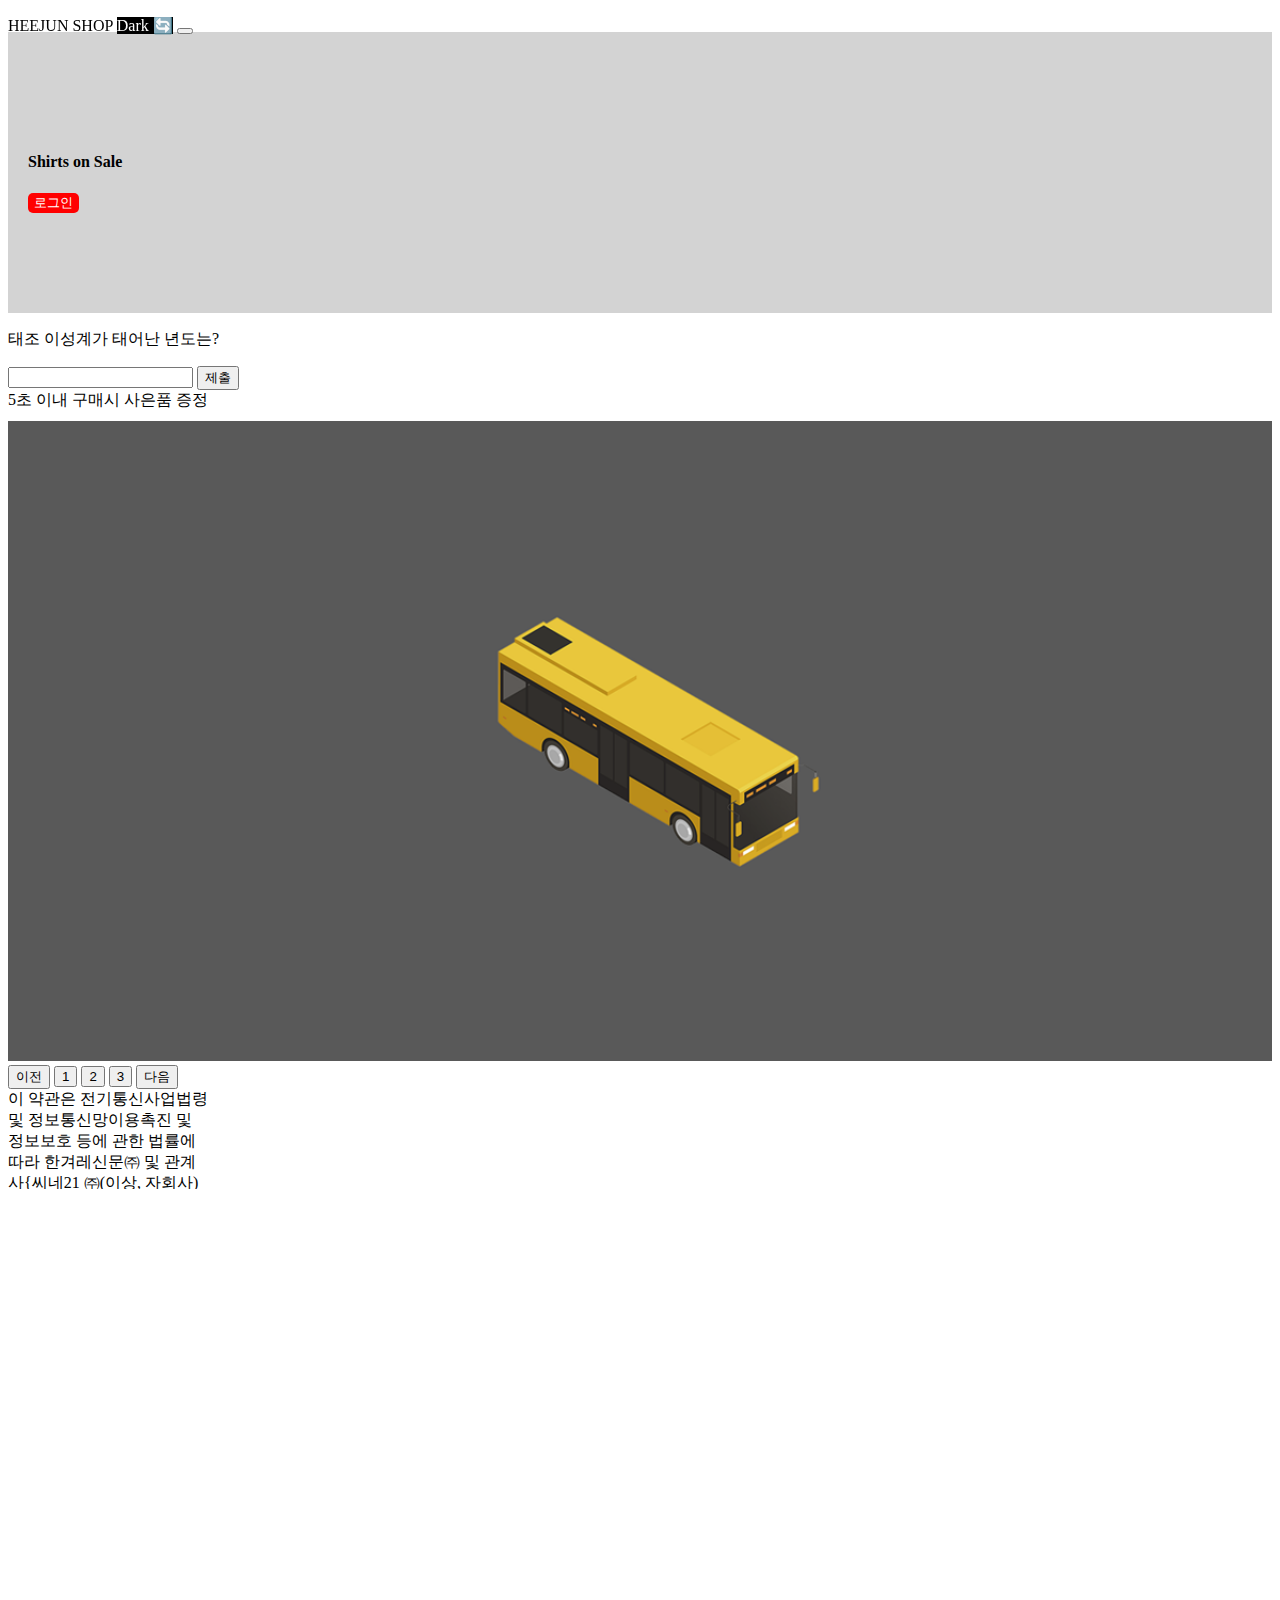
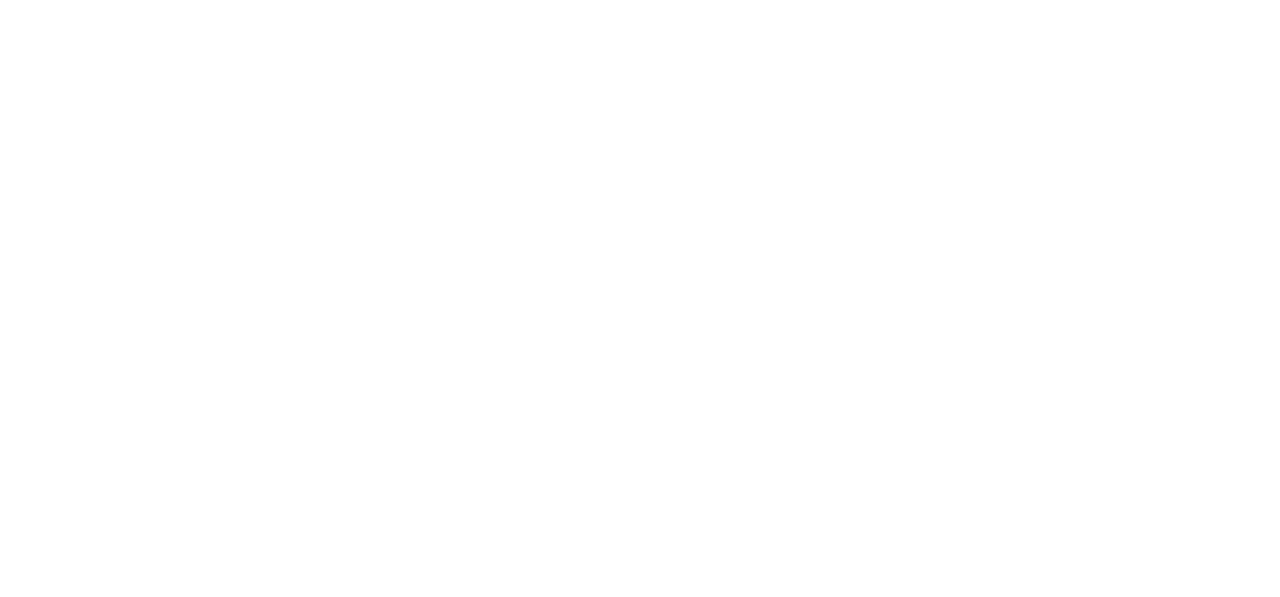
<file: index.html>
<!doctype html>
<html lang="en">
  <head>
    <meta charset="utf-8">
    <meta name="viewport" content="width=device-width, initial-scale=1">
    <title>Bootstrap demo</title>
    <link href="https://cdn.jsdelivr.net/npm/bootstrap@5.3.2/dist/css/bootstrap.min.css" rel="stylesheet" integrity="sha384-T3c6CoIi6uLrA9TneNEoa7RxnatzjcDSCmG1MXxSR1GAsXEV/Dwwykc2MPK8M2HN" crossorigin="anonymous">
    <link rel="stylesheet" href="main.css">
    <script src="https://code.jquery.com/jquery-3.7.1.min.js" integrity="sha256-/JqT3SQfawRcv/BIHPThkBvs0OEvtFFmqPF/lYI/Cxo=" crossorigin="anonymous"></script>
  </head>
  <body>
    
    <nav class="navbar navbar-light bg-light">
        <div class="container-fluid">

          <span class="navbar-brand">HEEJUN SHOP</span>

          <span class="badge">Dark 🔄</span>

          <button class="navbar-toggler" type="button">
            <span class="navbar-toggler-icon"></span>
          </button>
        </div>
      </nav> 
      <script>

      $(window).on('scroll', function(){
       var 스크롤양1 = window.scrollY;
        if(스크롤양1 > 100){
          $('.navbar-brand').css('font-size','15px')
        } else{
          $('.navbar-brand').css('font-size','30px')
        }
      });









        var count = 0;

        $('.badge').on('click', function(){
          count++;
          if(count % 2 != 0){
            $('.badge').css('color', 'black');
            $('.badge').css('background-color', 'white');
            
          }
          else{
            $('.badge').css('color', 'white');
            $('.badge').css('background-color', 'black');
            }});



        // badge클릭시 클릭횟수가 홀수면 light, 짝수면 dark
        

      </script>



      <ul class="list-group">
        <li class="list-group-item">An item</li>
        <li class="list-group-item">A second item</li>
        <li class="list-group-item">A third item</li>
        <li class="list-group-item">A fourth item</li>
        <li class="list-group-item">And a fifth one</li>
      </ul>

<div class="main-bg">
  <h4>Shirts on Sale</h4>
  <button class="login">
    로그인
  </button>
</div>



<script>
    $('.navbar-toggler').on('click', function(){
        $('.list-group').toggleClass('show');
    })
</script>



<div class="black-bg">
    <div class="white-bg">
      <h4>로그인하세요</h4>
      <form action="success.html">
        <div class="my-3">
          <input type="text" class="form-control" id="email">
         </div>
         <div class="my-3">
           <input type="password" class="form-control" id="password">
         </div>
         <button type="submit" class="btn btn-primary" id="send">전송</button>
         <button type="button" btn-danger id="close">닫기</button>
      </form> 
      
    </div>
  </div> 

<script>

// $('#email').on('input',function(){
//   console.log('123')
// });


  // 전송버튼 클릭 -> input에 입력한 값이 공백이면 알림창

  $('#send').on('click', function(){
  if ($('#email').val() == '') {
    alert('아이디를 입력하세요.');
  } else if ($('#password').val().length < 6) {
    alert('비밀번호를 6자 이상 입력하세요.');
  } else if ($('#password').val() == '') {
    alert('비밀번호를 입력하세요.');
  } else if (!/\S+@\S+\.\S+/.test($('#email').val())) {
    alert('올바른 이메일 형식으로 입력하세요.');
  } else if (!/[A-Z]/.test($('#password').val())) {
    alert('대문자를 포함하세요.');
    }
});





function 삼육구게임(a) {
  if(a%9 == 0){
    console.log('박수박수')
  } else if(a%3 == 0){
    console.log('박수')
  } else {console.log('통과')}
}

function 합격(a, b){
  if(a > 100  || b > 100){
    alert('장난 ㄴ')
  }
  else if((a>40 && b>40) && (a+b>=120)){
    console.log('합격')
  } 
   
  else{
    console.log('불합격')
  }
}



</script>



<script>

$('.login').on('click',function(){
    $('.black-bg').css('visibility','visible')
    $('.black-bg').css('opacity','1')
})
$('#close').on('click',function(){
    $('.black-bg').css('visibility','hidden')
    $('.black-bg').css('opacity','0')
})

$('.black-bg').on('click', function(e){
  // e.target; // 유저가 실제로 누른 것
  // console.log('e.target')
  // e.currentTarget; // 이벤트리스너 달린 곳
  // this;
  // e.preventDefault(); // 이벤트 기본동작 막아줌
  // e.stopImmediatePropagation(); // 상위요소로 이벤트 버블링 막아줌
console.log(e.target);
console.log($('.black-bg')); //jquery는 다름.
console.log(document.querySelector('.black-bg'));

  if(e.target == document.querySelector('.black-bg')){
    $('.black-bg').css('visibility','hidden')
    $('.black-bg').css('opacity','0')
  }

        });
</script>

<script>


var first = 360;

function 리필(first){
  총량 = first + (first*2/3) + (first *2/3 * 2/3)
  console.log(총량)
}
 





</script>

<p>태조 이성계가 태어난 년도는?</p>
<input type="text" id="answer">
<button id="send-answer">제출</button>


<script>

var count = 0;
var 입력값 = $('#answer').val();

  $('#send-answer').on('click', function(){
    if(입력값 == 1335 ){
      alert('성공!')
    } else if(count < 3 && 입력값 != 1335){
      count +=1;
      alert('땡!')
    } else{
      count +=1;
      alert('멍청이!')
    }
    



  })
</script>

<div class="alert alert-danger">
  <span id="num">5</span>초 이내 구매시 사은품 증정
</div>

<script>

var count = 5;

setInterval(Timer, 1000);

function Timer(){
  count -= 1;
  if( count >= 0 ){    
    $('#num').html(count);
    
  } else{
    setTimeout(function(){ 
     $('.alert').hide();
     }, 1000);
  }
  
  }


</script>

<div style="overflow: hidden; margin-top: 10px;">
  <div class="slide-container">
    <div class="slide-box">
      <img src="car1.png">
     </div>
    <div class="slide-box">
      <img src="car2.png">
    </div>
    <div class="slide-box">
      <img src="car3.png">
   </div>
  </div>
</div>
<button class="back">이전</button>
<button class="slide-1">1</button>
<button class="slide-2">2</button>
<button class="slide-3">3</button>
<button class="next">다음</button>

<script>
  var count = 0;

  $('.slide-1').on('click', function(){
    count = 0;
    $('.slide-container').css('transform', 'translateX(' + count + 'vw)');
  });

  $('.slide-2').on('click', function(){
    count = -100;
    $('.slide-container').css('transform', 'translateX(' + count + 'vw)');
  });

  $('.slide-3').on('click', function(){
    count = -200;
    $('.slide-container').css('transform', 'translateX(' + count + 'vw)');
  });

  $('.next').on('click', function(){
    count -= 100;
    $('.slide-container').css('transform', 'translateX(' + count + 'vw)');
  });

  $('.back').on('click', function(){
    count += 100;
    $('.slide-container').css('transform', 'translateX(' + count + 'vw)');
  });


  // 함수에 분과 초를 차례로 파라미터로 입력하면 ms단위로 바꿔서 뱉어주는 함수를 만들어봅시다.

function clock(m,s){
  var ms = (m*60 + s)*1000
  return ms;
}

</script>

<div class="lorem" style="width: 200px; height: 100px; overflow-y: scroll;"> 이 약관은 전기통신사업법령 및 정보통신망이용촉진 및 정보보호 등에 관한 법률에 따라 한겨레신문㈜ 및 관계사{씨네21 ㈜(이상, 자회사) ㈜한겨레플러스(이상, 제휴사)} (이하 `회사`)에서 제공하는 모든 서비스(이하 `서비스`)의 이용절차,조건등 서비스 이용과 관련한 회사와 회원의 권리 및 의무에 관련된 사항을 규정함을 목적으로 합니다.
</div>

<!-- div의 스크롤바 내린 양 + 눈에 보이는 div 높이 == div 실제 높이 -->
<script>



$('.lorem').on('scroll', function(){
  var 스크롤양 = document.querySelector('.lorem').scrollTop;
  var 실제높이 = document.querySelector('.lorem').scrollHeight;
  console.log(스크롤양, 실제높이)
  if(스크롤양+105 == 실제높이){
    alert('동의하쉴?')
  }

})

</script>








<div style="height: 1000px;"></div>

























    <script src="https://cdn.jsdelivr.net/npm/bootstrap@5.3.2/dist/js/bootstrap.bundle.min.js" integrity="sha384-C6RzsynM9kWDrMNeT87bh95OGNyZPhcTNXj1NW7RuBCsyN/o0jlpcV8Qyq46cDfL" crossorigin="anonymous"></script>



  </body>
</html>
</file>
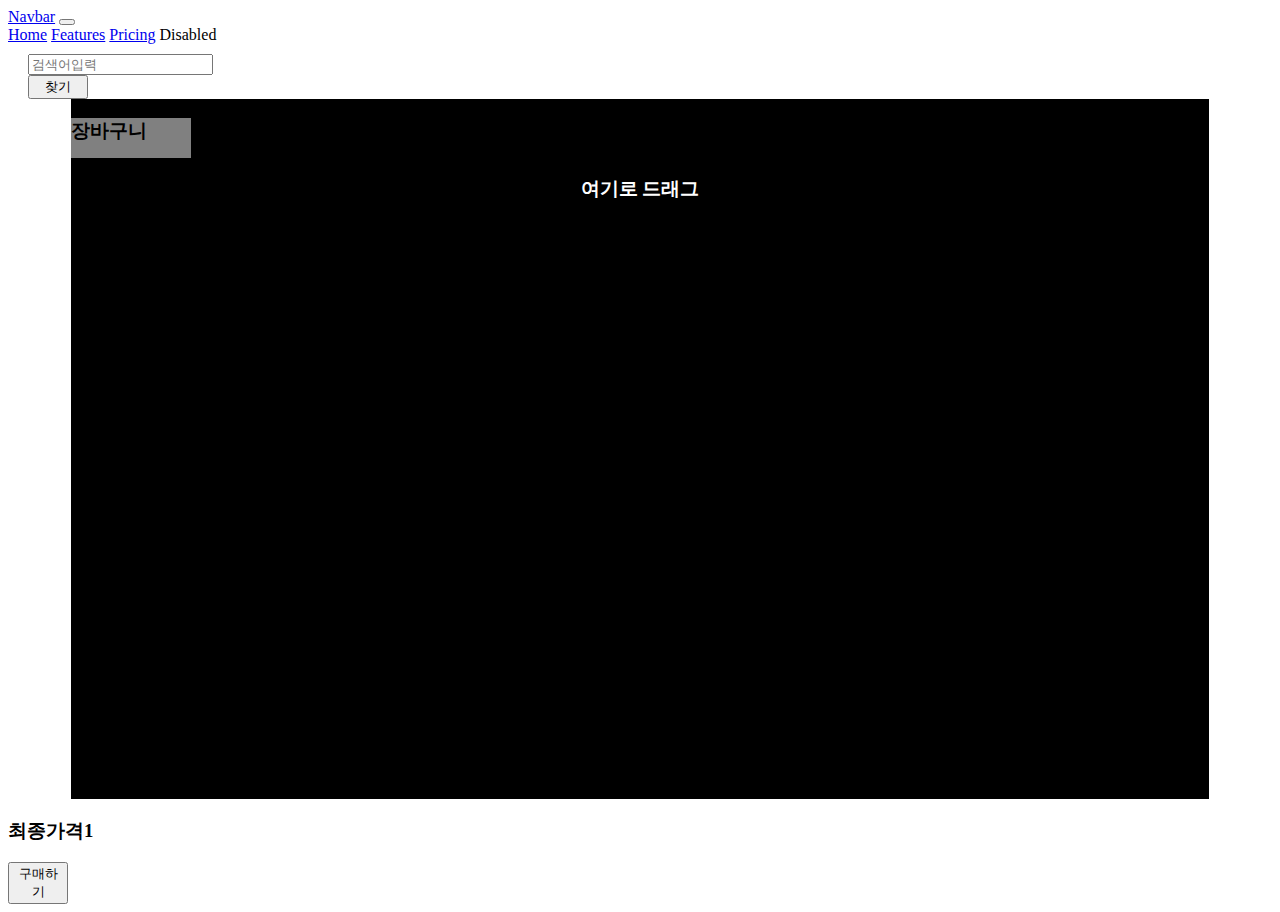
<file: js 프로젝트/index.html>
<!DOCTYPE html>
<html lang="en">
<head>
    <meta charset="UTF-8">
    <meta name="viewport" content="width=device-width, initial-scale=1.0">
    <title>Document</title>
    <link rel="stylesheet" href="main.css">
    <script src="https://code.jquery.com/jquery-3.7.1.min.js" integrity="sha256-/JqT3SQfawRcv/BIHPThkBvs0OEvtFFmqPF/lYI/Cxo=" crossorigin="anonymous"></script>
    <link href="https://cdn.jsdelivr.net/npm/bootstrap@5.3.2/dist/css/bootstrap.min.css" rel="stylesheet" integrity="sha384-T3c6CoIi6uLrA9TneNEoa7RxnatzjcDSCmG1MXxSR1GAsXEV/Dwwykc2MPK8M2HN" crossorigin="anonymous">
</head>
<body>
    
    <nav class="navbar navbar-expand-lg bg-body-tertiary">
        <div class="container-fluid">
          <a class="navbar-brand" href="#">Navbar</a>
          <button class="navbar-toggler" type="button" data-bs-toggle="collapse" data-bs-target="#navbarNavAltMarkup" aria-controls="navbarNavAltMarkup" aria-expanded="false" aria-label="Toggle navigation">
            <span class="navbar-toggler-icon"></span>
          </button>
          <div class="collapse navbar-collapse" id="navbarNavAltMarkup">
            <div class="navbar-nav">
              <a class="nav-link active" aria-current="page" href="#">Home</a>
              <a class="nav-link" href="#">Features</a>
              <a class="nav-link" href="#">Pricing</a>
              <a class="nav-link disabled" aria-disabled="true">Disabled</a>
            </div>
          </div>
        </div>
      </nav>

      <div class="input-group" style="width: 200px;">
        <input type="search" class="form-control rounded" placeholder="검색어입력" aria-label="Search" aria-describedby="search-addon">
        <button type="button" class="btn btn-outline-primary" id="search-btn">찾기</button>
      </div>

<div class="card-box">
</div>


<div class="jang-box-box">
    
    <div class="jang-box">
        <div style="width:120px; height: 40px; background-color: grey;"><h3>장바구니</h3></div>
        <h3 style="color: white; text-align: center;">여기로 드래그</h3>
        <div class="jangbaguni"></div>
</div>
</div>

<div>
  <h3>최종가격1</h3>
  <div></div>
  <button type="button" class="btn btn-dark">구매하기</button>
</div>









































    <script type="text/javascript" src="jsproject.js"></script>
</body>
</html>
</file>
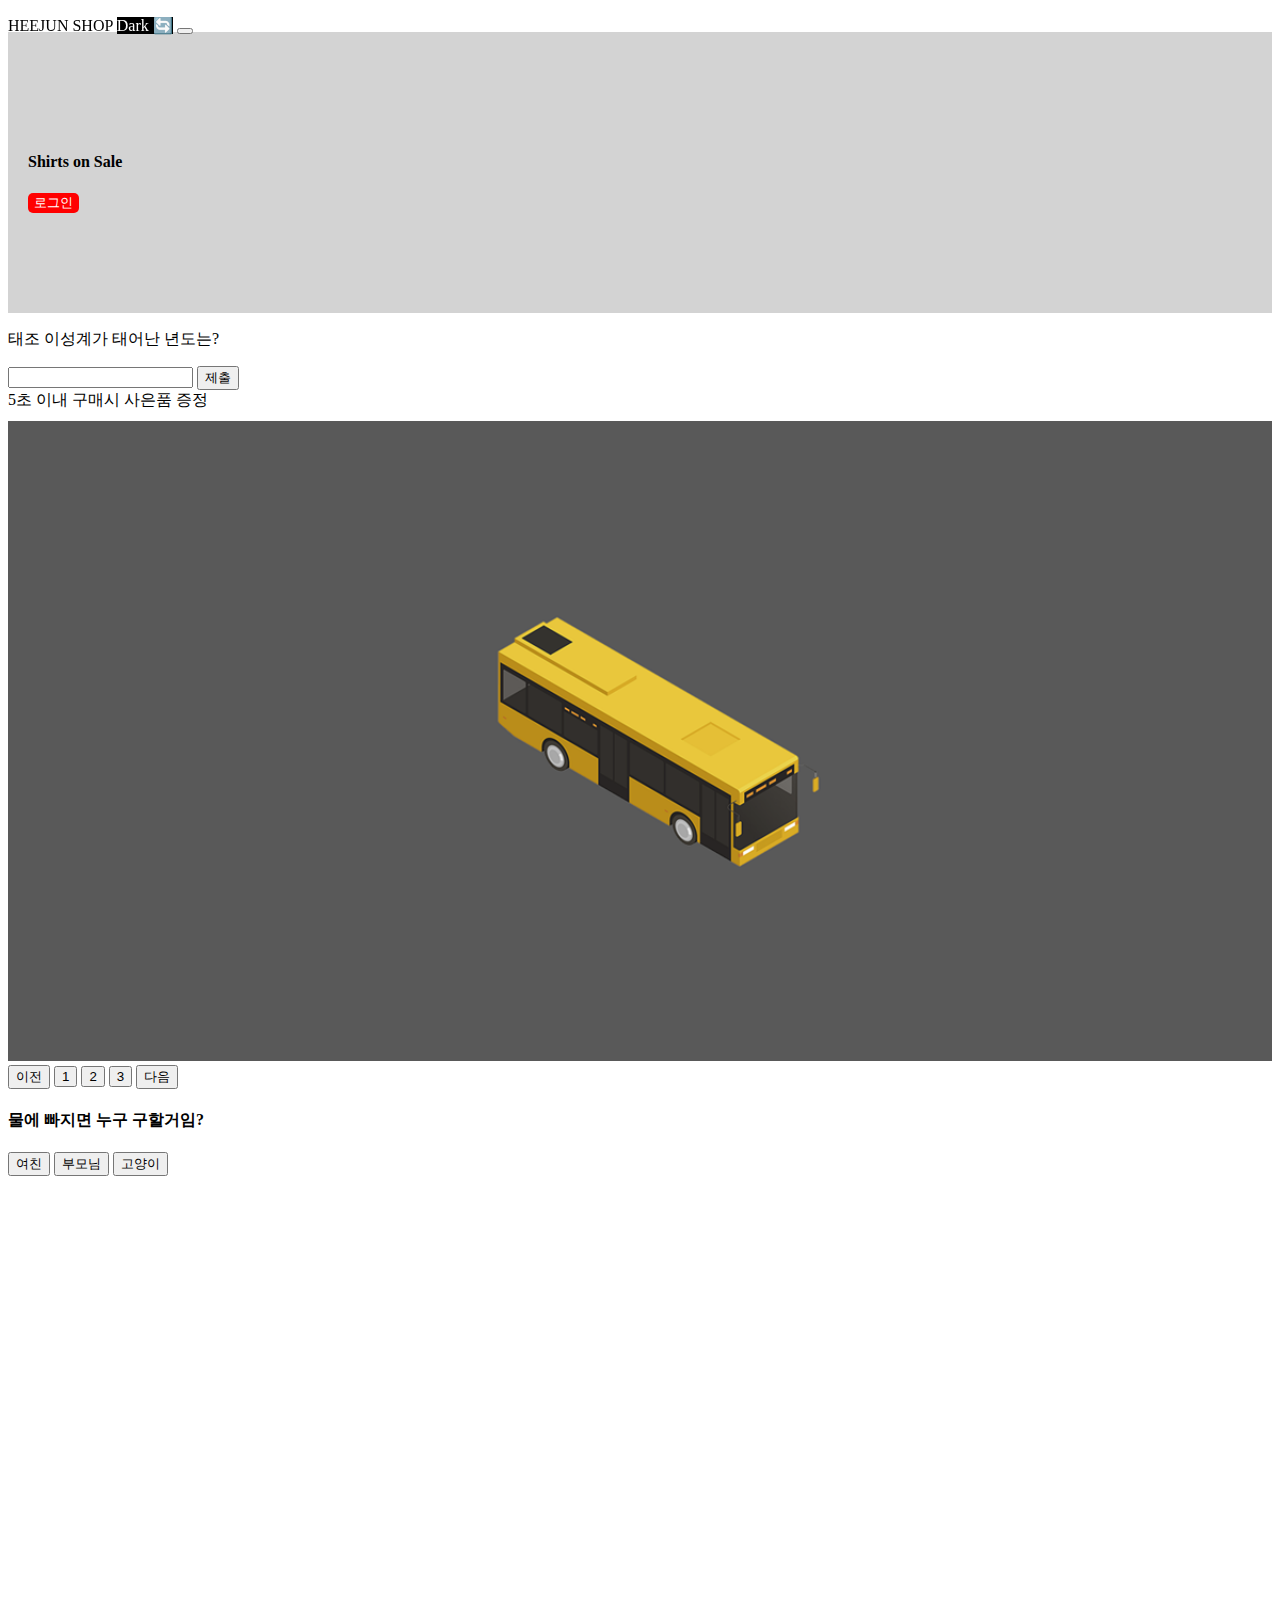
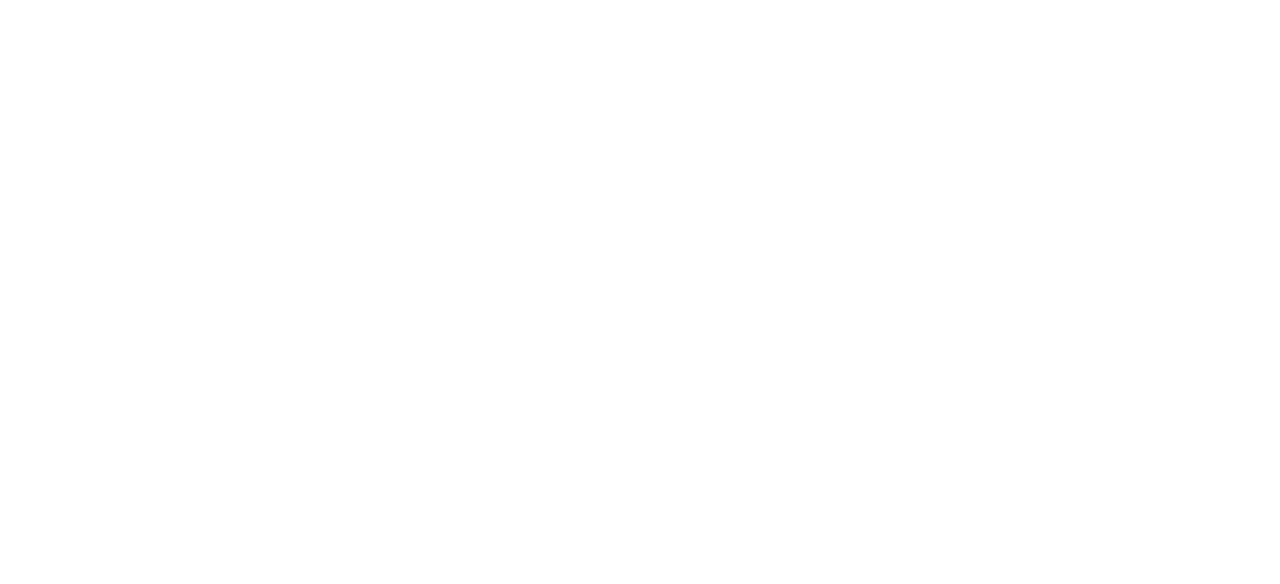
<file: js강의/index.html>
<!doctype html>
<html lang="en">
  <head>
    <meta charset="utf-8">
    <meta name="viewport" content="width=device-width, initial-scale=1">
    <title>Bootstrap demo</title>
    <link href="https://cdn.jsdelivr.net/npm/bootstrap@5.3.2/dist/css/bootstrap.min.css" rel="stylesheet" integrity="sha384-T3c6CoIi6uLrA9TneNEoa7RxnatzjcDSCmG1MXxSR1GAsXEV/Dwwykc2MPK8M2HN" crossorigin="anonymous">
    <link rel="stylesheet" href="main.css">
    <script src="https://code.jquery.com/jquery-3.7.1.min.js" integrity="sha256-/JqT3SQfawRcv/BIHPThkBvs0OEvtFFmqPF/lYI/Cxo=" crossorigin="anonymous"></script>
  </head>
  <body>
    
    <nav class="navbar navbar-light bg-light">
        <div class="container-fluid">

          <span class="navbar-brand">HEEJUN SHOP</span>

          <span class="badge">Dark 🔄</span>

          <button class="navbar-toggler" type="button">
            <span class="navbar-toggler-icon"></span>
          </button>
        </div>
      </nav> 
      <script>

      $(window).on('scroll', function(){
       var 스크롤양1 = window.scrollY;
        if(스크롤양1 > 100){
          $('.navbar-brand').css('font-size','15px')
        } else{
          $('.navbar-brand').css('font-size','30px')
        }
      });









        var count = 0;

        $('.badge').on('click', function(){
          count++;
          if(count % 2 != 0){
            $('.badge').css('color', 'black');
            $('.badge').css('background-color', 'white');
            
          }
          else{
            $('.badge').css('color', 'white');
            $('.badge').css('background-color', 'black');
            }});



        // badge클릭시 클릭횟수가 홀수면 light, 짝수면 dark
        

      </script>



      <ul class="list-group">
        <li class="list-group-item">An item</li>
        <li class="list-group-item">A second item</li>
        <li class="list-group-item">A third item</li>
        <li class="list-group-item">A fourth item</li>
        <li class="list-group-item">And a fifth one</li>
      </ul>

<div class="main-bg">
  <h4>Shirts on Sale</h4>
  <button class="login">
    로그인
  </button>
</div>



<script>
    $('.navbar-toggler').on('click', function(){
        $('.list-group').toggleClass('show');
    })
</script>



<div class="black-bg">
    <div class="white-bg">
      <h4>로그인하세요</h4>
      <form action="success.html">
        <div class="my-3">
          <input type="text" class="form-control" id="email">
         </div>
         <div class="my-3">
           <input type="password" class="form-control" id="password">
         </div>
         <button type="submit" class="btn btn-primary" id="send">전송</button>
         <button type="button" btn-danger id="close">닫기</button>
      </form> 
      
    </div>
  </div> 

<script>

// $('#email').on('input',function(){
//   console.log('123')
// });


  // 전송버튼 클릭 -> input에 입력한 값이 공백이면 알림창

  $('#send').on('click', function(){
  if ($('#email').val() == '') {
    alert('아이디를 입력하세요.');
  } else if ($('#password').val().length < 6) {
    alert('비밀번호를 6자 이상 입력하세요.');
  } else if ($('#password').val() == '') {
    alert('비밀번호를 입력하세요.');
  } else if (!/\S+@\S+\.\S+/.test($('#email').val())) {
    alert('올바른 이메일 형식으로 입력하세요.');
  } else if (!/[A-Z]/.test($('#password').val())) {
    alert('대문자를 포함하세요.');
    }
});





function 삼육구게임(a) {
  if(a%9 == 0){
    console.log('박수박수')
  } else if(a%3 == 0){
    console.log('박수')
  } else {console.log('통과')}
}

function 합격(a, b){
  if(a > 100  || b > 100){
    alert('장난 ㄴ')
  }
  else if((a>40 && b>40) && (a+b>=120)){
    console.log('합격')
  } 
   
  else{
    console.log('불합격')
  }
}



</script>



<script>

$('.login').on('click',function(){
    $('.black-bg').css('visibility','visible')
    $('.black-bg').css('opacity','1')
})
$('#close').on('click',function(){
    $('.black-bg').css('visibility','hidden')
    $('.black-bg').css('opacity','0')
})

$('.black-bg').on('click', function(e){
  // e.target; // 유저가 실제로 누른 것
  // console.log('e.target')
  // e.currentTarget; // 이벤트리스너 달린 곳
  // this;
  // e.preventDefault(); // 이벤트 기본동작 막아줌
  // e.stopImmediatePropagation(); // 상위요소로 이벤트 버블링 막아줌
console.log(e.target);
console.log($('.black-bg')); //jquery는 다름.
console.log(document.querySelector('.black-bg'));

  if(e.target == document.querySelector('.black-bg')){
    $('.black-bg').css('visibility','hidden')
    $('.black-bg').css('opacity','0')
  }

        });
</script>

<script>


var first = 360;

function 리필(first){
  총량 = first + (first*2/3) + (first *2/3 * 2/3)
  console.log(총량)
}
 





</script>

<p>태조 이성계가 태어난 년도는?</p>
<input type="text" id="answer">
<button id="send-answer">제출</button>


<script>

var count = 0;
var 입력값 = $('#answer').val();

  $('#send-answer').on('click', function(){
    if(입력값 == 1335 ){
      alert('성공!')
    } else if(count < 3 && 입력값 != 1335){
      count +=1;
      alert('땡!')
    } else{
      count +=1;
      alert('멍청이!')
    }
    



  })
</script>

<div class="alert alert-danger">
  <span id="num">5</span>초 이내 구매시 사은품 증정
</div>

<script>

var count = 5;

setInterval(Timer, 1000);

function Timer(){
  count -= 1;
  if( count >= 0 ){    
    $('#num').html(count);
    
  } else{
    setTimeout(function(){ 
     $('.alert').hide();
     }, 1000);
  }
  
  }


</script>

<div style="overflow: hidden; margin-top: 10px;">
  <div class="slide-container">
    <div class="slide-box">
      <img src="car1.png" draggable="false">
     </div>
    <div class="slide-box">
      <img src="car2.png">
    </div>
    <div class="slide-box">
      <img src="car3.png">
   </div>
  </div>
</div>
<button class="back">이전</button>
<button class="slide-1">1</button>
<button class="slide-2">2</button>
<button class="slide-3">3</button>
<button class="next">다음</button>

<h4>
물에 빠지면 누구 구할거임?
</h4>
<div id="choose_btn">
<button id="btn_gf">여친</button>
<button id="btn_fm">부모님</button>
<button id="btn_cat">고양이</button>
</div>



<script>

$('#choose_btn').on('click',function(e){
switch(e.target.innerHTML){
  case '여친':
    alert('사랑꾼')
    break
  case '부모님':
    alert('효자')
    break
  case '고양이':
    alert('짐승')
    break

}})




  var count = 0;

  $('.slide-1').on('click', function(){
    count = 0;
    $('.slide-container').css('transform', 'translateX(' + count + 'vw)');
  });

  $('.slide-2').on('click', function(){
    count = -100;
    $('.slide-container').css('transform', 'translateX(' + count + 'vw)');
  });

  $('.slide-3').on('click', function(){
    count = -200;
    $('.slide-container').css('transform', 'translateX(' + count + 'vw)');
  });

  $('.next').on('click', function(){
    count -= 100;
    $('.slide-container').css('transform', 'translateX(' + count + 'vw)');
  });

  $('.back').on('click', function(){
    count += 100;
    $('.slide-container').css('transform', 'translateX(' + count + 'vw)');
  });


  // 함수에 분과 초를 차례로 파라미터로 입력하면 ms단위로 바꿔서 뱉어주는 함수를 만들어봅시다.

function clock(m,s){
  var ms = (m*60 + s)*1000
  return ms;
}


let 시작좌표 = 0;
let 눌렀냐 = false;

$('.slide-box').eq(0).on('mousedown', function(e){
  시작좌표 = e.clientX;
  눌렀냐 = true;
});

$('.slide-box').eq(0).on('mousemove', function(e){
  if (눌렀냐 === true) {
    $('.slide-container').css('transform', `translateX( ${e.clientX - 시작좌표}px )`)
  }
});

$('.slide-box').eq(0).on('mouseup', function(e){
  눌렀냐 = false;
  if(e.clientX - 시작좌표 < -500){
    
    //2번사진 보이게 해주세요
    count = -100;
    $('.slide-container').css('transform', 'translateX(' + count + 'vw)');
  } else{
    count = 0;
    $('.slide-container').css('transform', 'translateX(' + count + 'vw)');
  }

  
});





$('.lorem').on('scroll', function(){
  var 스크롤양 = document.querySelector('.lorem').scrollTop;
  var 실제높이 = document.querySelector('.lorem').scrollHeight;
  console.log(스크롤양, 실제높이)
  if(스크롤양+105 == 실제높이){
    alert('동의하쉴?')
  }

})

</script>








<div style="height: 1000px;"></div>

























    <script src="https://cdn.jsdelivr.net/npm/bootstrap@5.3.2/dist/js/bootstrap.bundle.min.js" integrity="sha384-C6RzsynM9kWDrMNeT87bh95OGNyZPhcTNXj1NW7RuBCsyN/o0jlpcV8Qyq46cDfL" crossorigin="anonymous"></script>



  </body>
</html>
</file>
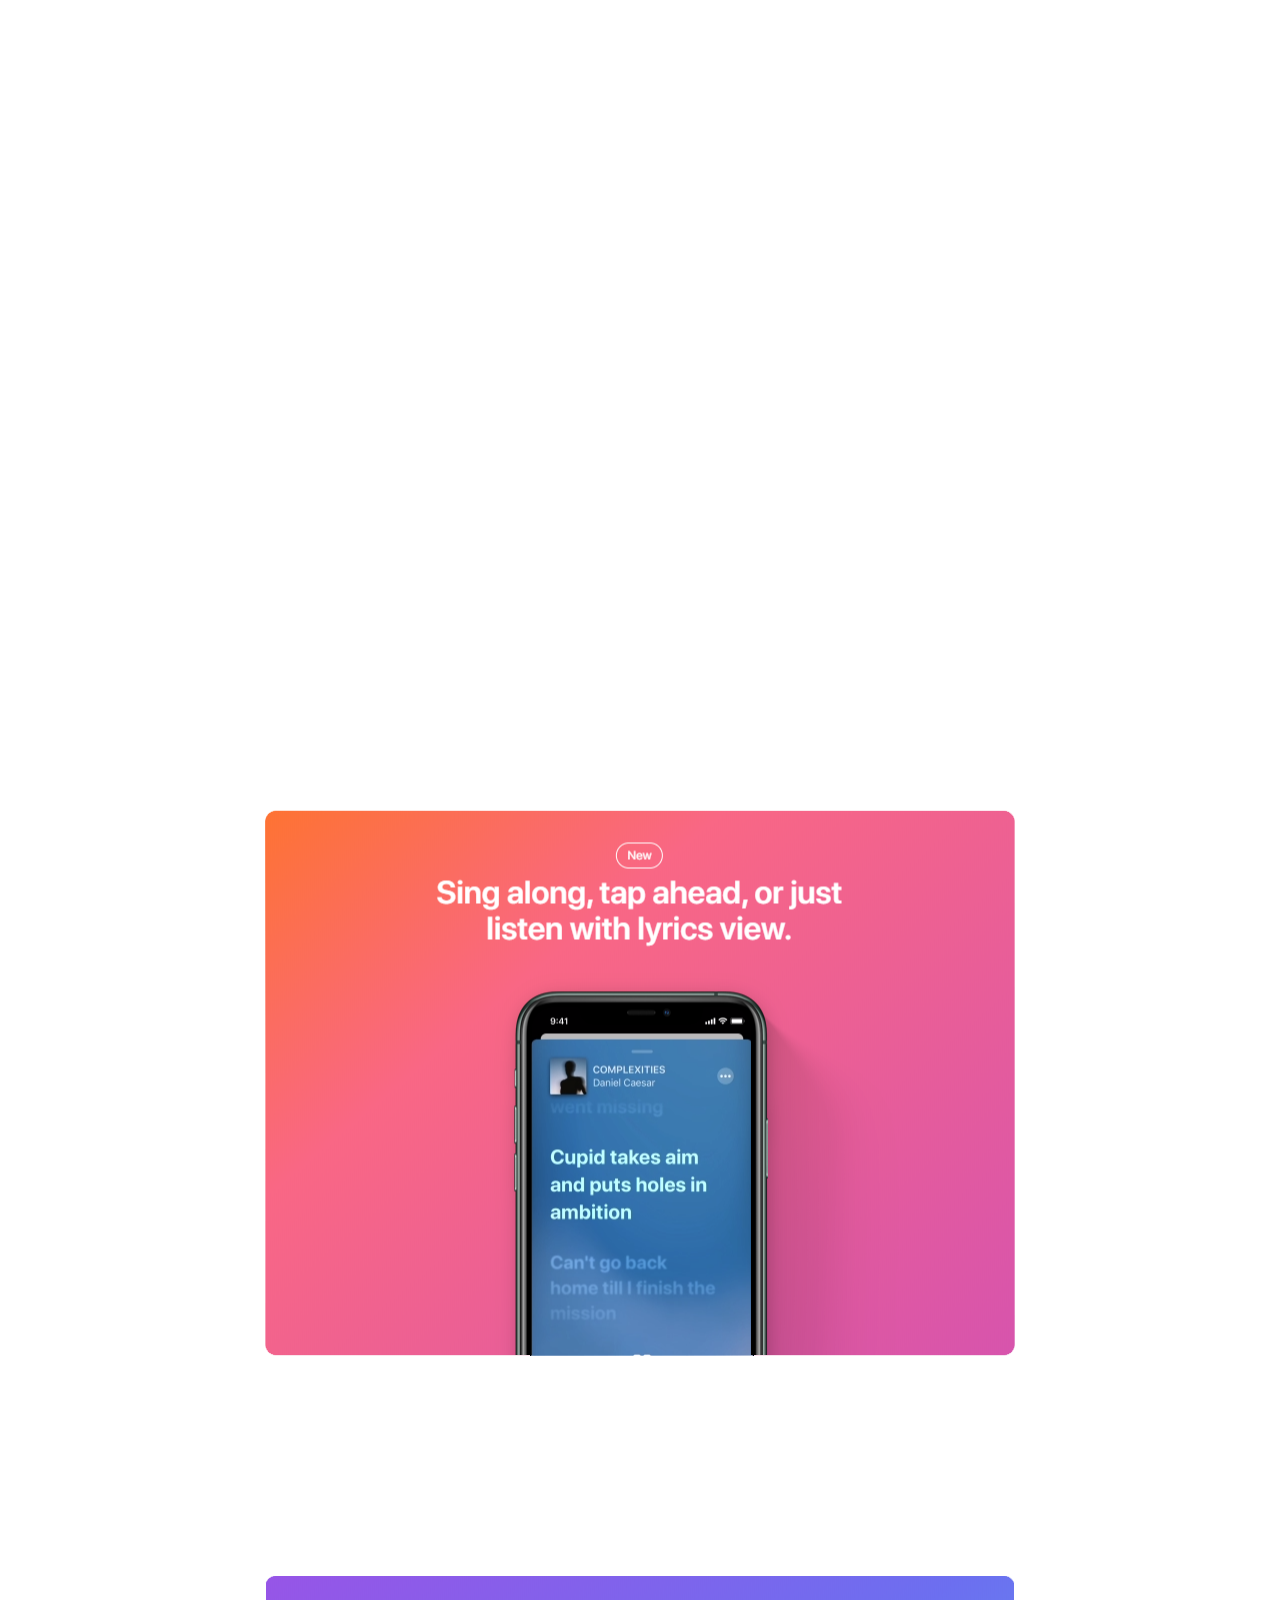
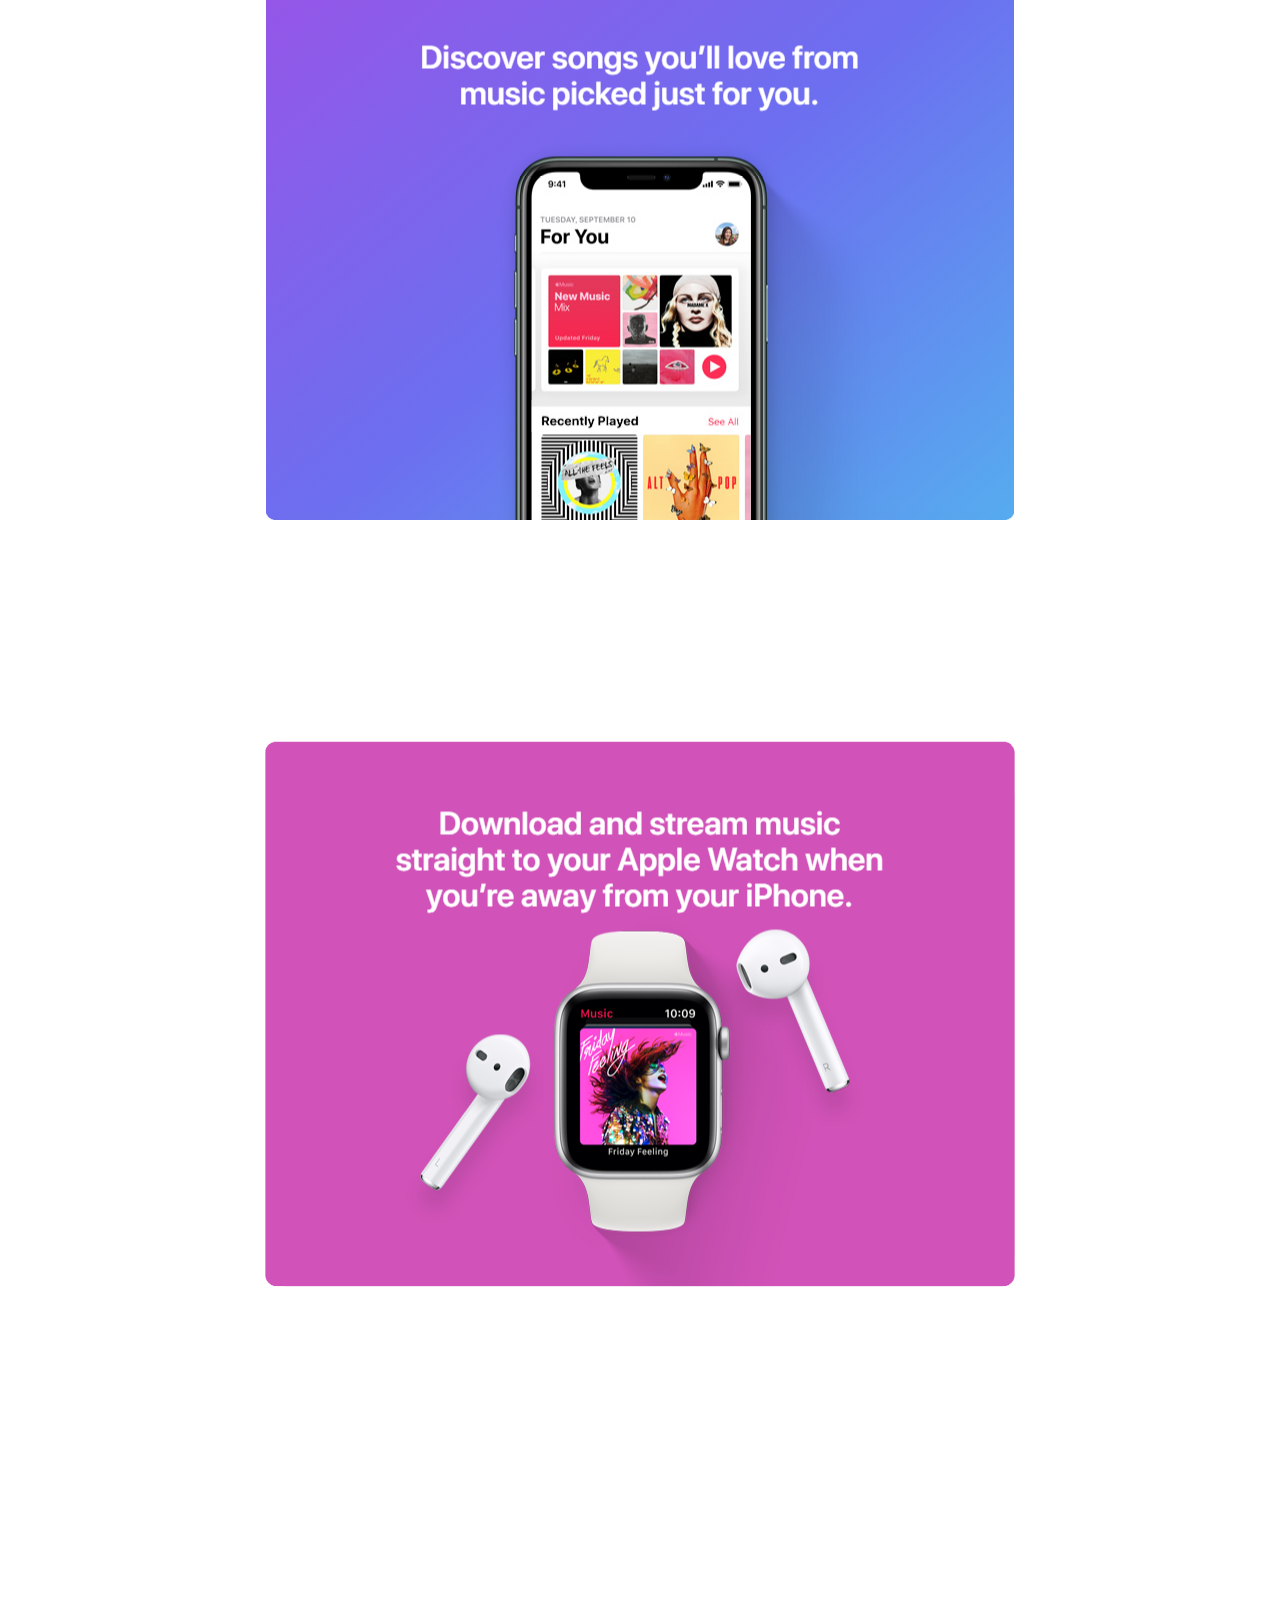
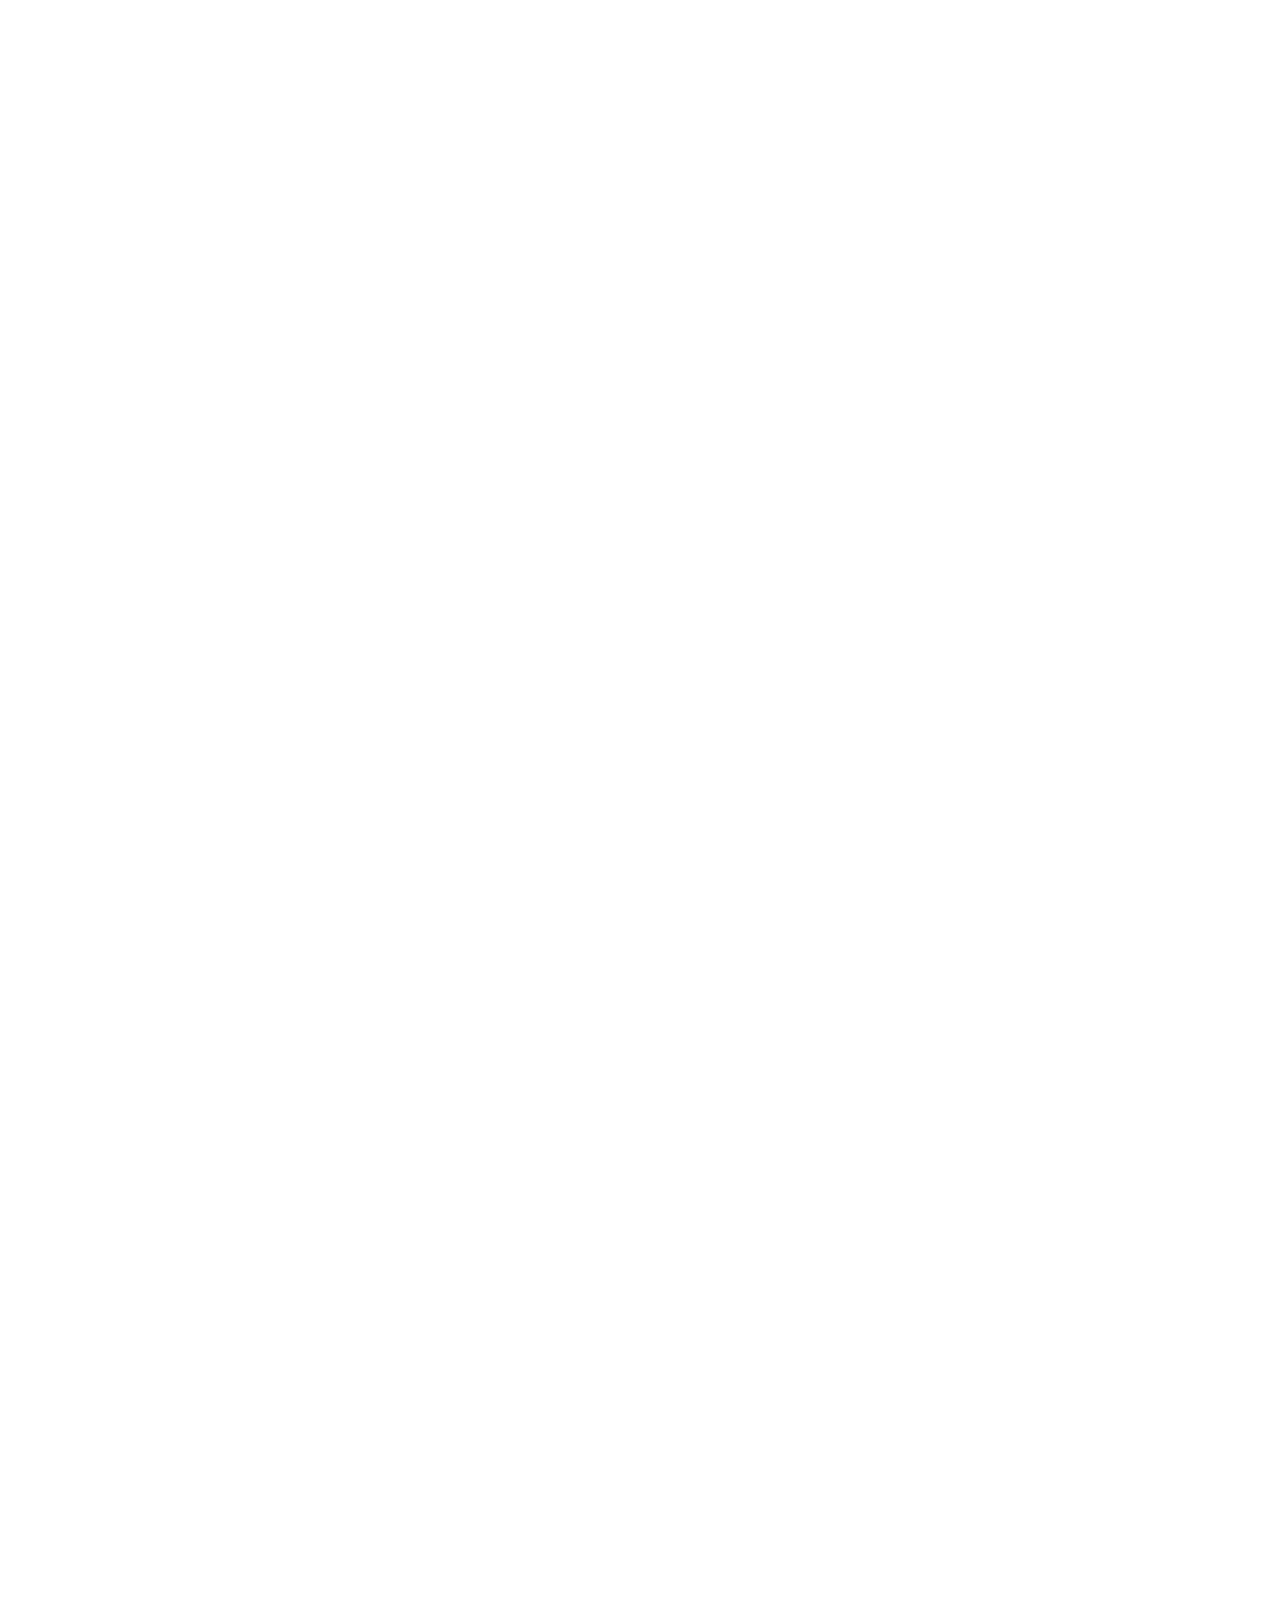
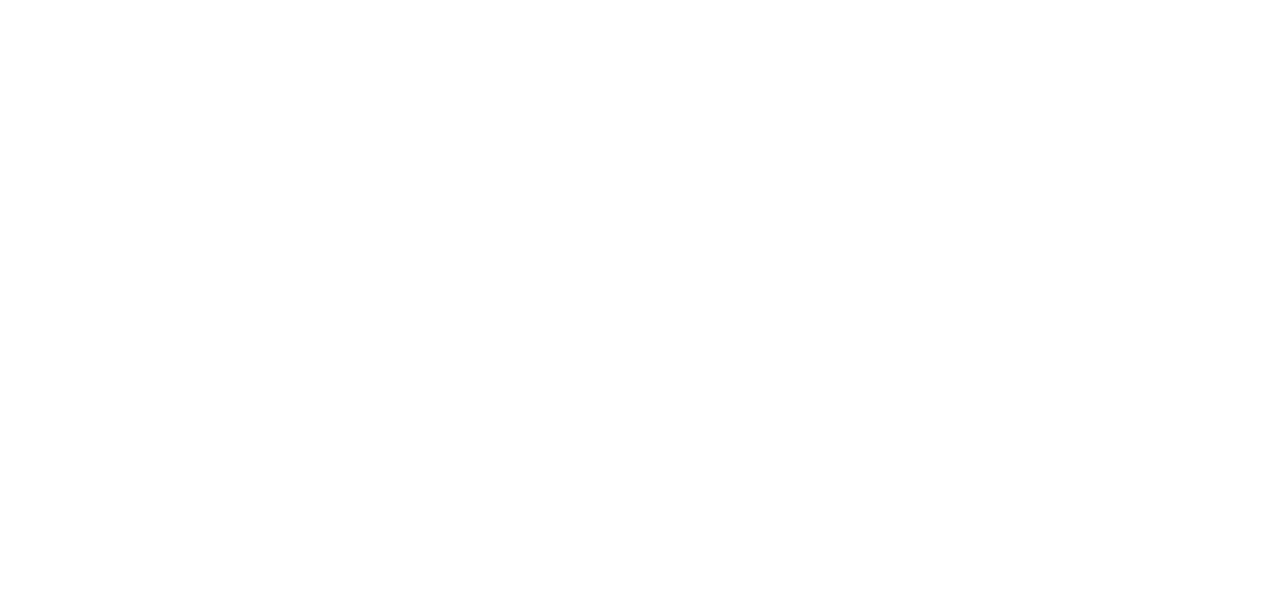
<file: cardmoving.html>
<!DOCTYPE html>
<html lang="en">
<head>
    <meta charset="UTF-8">
    <meta name="viewport" content="width=device-width, initial-scale=1.0">
    <title>Document</title>
    <link rel="stylesheet" href="main.css">
    <script src="https://code.jquery.com/jquery-3.7.1.min.js" integrity="sha256-/JqT3SQfawRcv/BIHPThkBvs0OEvtFFmqPF/lYI/Cxo=" crossorigin="anonymous"></script>
</head>
<body>
    <div class="card_background">

        <div class="card-background">
            <div class="card_box">
              <img src="card1.png">
            </div>
            <div class="card_box">
              <img src="card2.png">
            </div>
            <div class="card_box">
              <img src="card3.png">
            </div>
          </div>

    </div>
    <script>

        $(window).scroll(function(){
            var 높이 = $(window).scrollTop();
            console.log(높이)
            var y = (-1/500) * 높이 + 115/50;
            $('.card_box').eq(0).css('opacity', y);

        })

    </script>
</body>
</html>
</file>
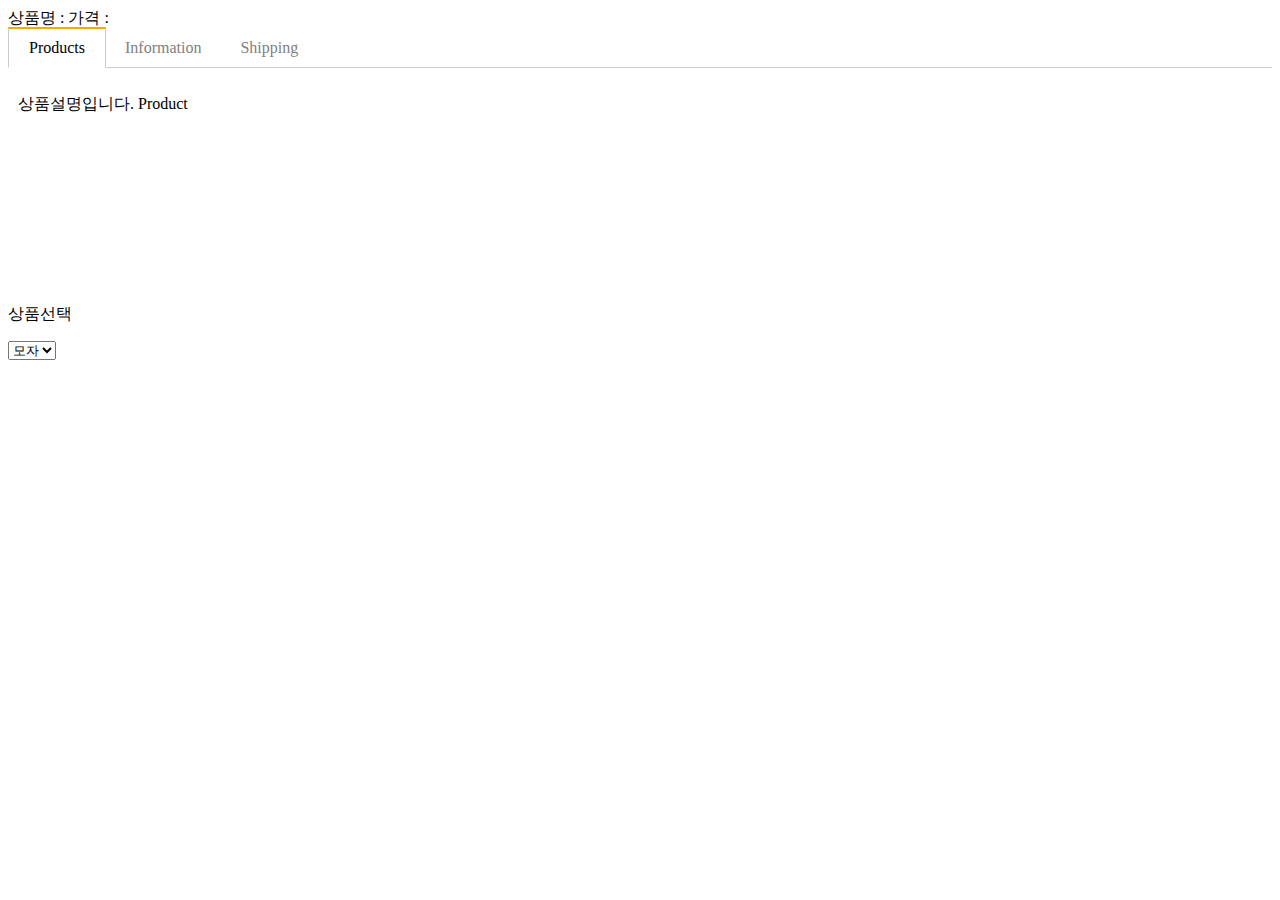
<file: detail.html>
<!doctype html>
<html lang="en">
  <head>
    <meta charset="utf-8">
    <meta name="viewport" content="width=device-width, initial-scale=1">
    <title>Bootstrap demo</title>
    <link href="https://cdn.jsdelivr.net/npm/bootstrap@5.3.2/dist/css/bootstrap.min.css" rel="stylesheet" integrity="sha384-T3c6CoIi6uLrA9TneNEoa7RxnatzjcDSCmG1MXxSR1GAsXEV/Dwwykc2MPK8M2HN" crossorigin="anonymous">
    <link rel="stylesheet" href="main.css">
    <script src="https://code.jquery.com/jquery-3.7.1.min.js" integrity="sha256-/JqT3SQfawRcv/BIHPThkBvs0OEvtFFmqPF/lYI/Cxo=" crossorigin="anonymous"></script>
  </head>
  <body>
    <div class="container mt-3">
      <div class="card p-3">
        상품명 : <span id="name"></span>
        가격 : <span id="price"></span>
      </div>
    </div> 
    
    <script>
      var car2 = { name : '소나타', price : [50000, 3000, 4000] }
      $('#name').html(car2['name']);
      $('#price').html(car2.price[0]);
    </script>


    <div class="container mt-5">
        <ul class="list" >
          <li class="tab-button orange" data-id = "0">Products</li>
          <li class="tab-button" data-id = "1" >Information</li>
          <li class="tab-button" data-id = "2" >Shipping</li>
        </ul>
        <div class="tab-content show">
          <p>상품설명입니다. Product</p>
        </div>
        <div class="tab-content ">
          <p>스펙설명입니다. Information</p>
        </div>
        <div class="tab-content">
          <p>배송정보입니다. Shipping</p>
        </div>
      </div> 

     
      <form class="container my-5 form-group">
        <p>상품선택</p>
        <select class="form-select mt-2" id="closet-select">
          <option value="hat">모자</option>
          <option value="shirts">셔츠</option>
          <option value="pants">바지</option>
        </select>
        <select class="form-select mt-2 shirts-size" id="shirts-select">
          <option>90</option>
          <option>95</option>
          <option>100</option>
        </select>
    </form>



    <script src="tab.js"></script>


    






















    <script src="https://cdn.jsdelivr.net/npm/bootstrap@5.3.2/dist/js/bootstrap.bundle.min.js" integrity="sha384-C6RzsynM9kWDrMNeT87bh95OGNyZPhcTNXj1NW7RuBCsyN/o0jlpcV8Qyq46cDfL" crossorigin="anonymous"></script></body>
</html>
</file>
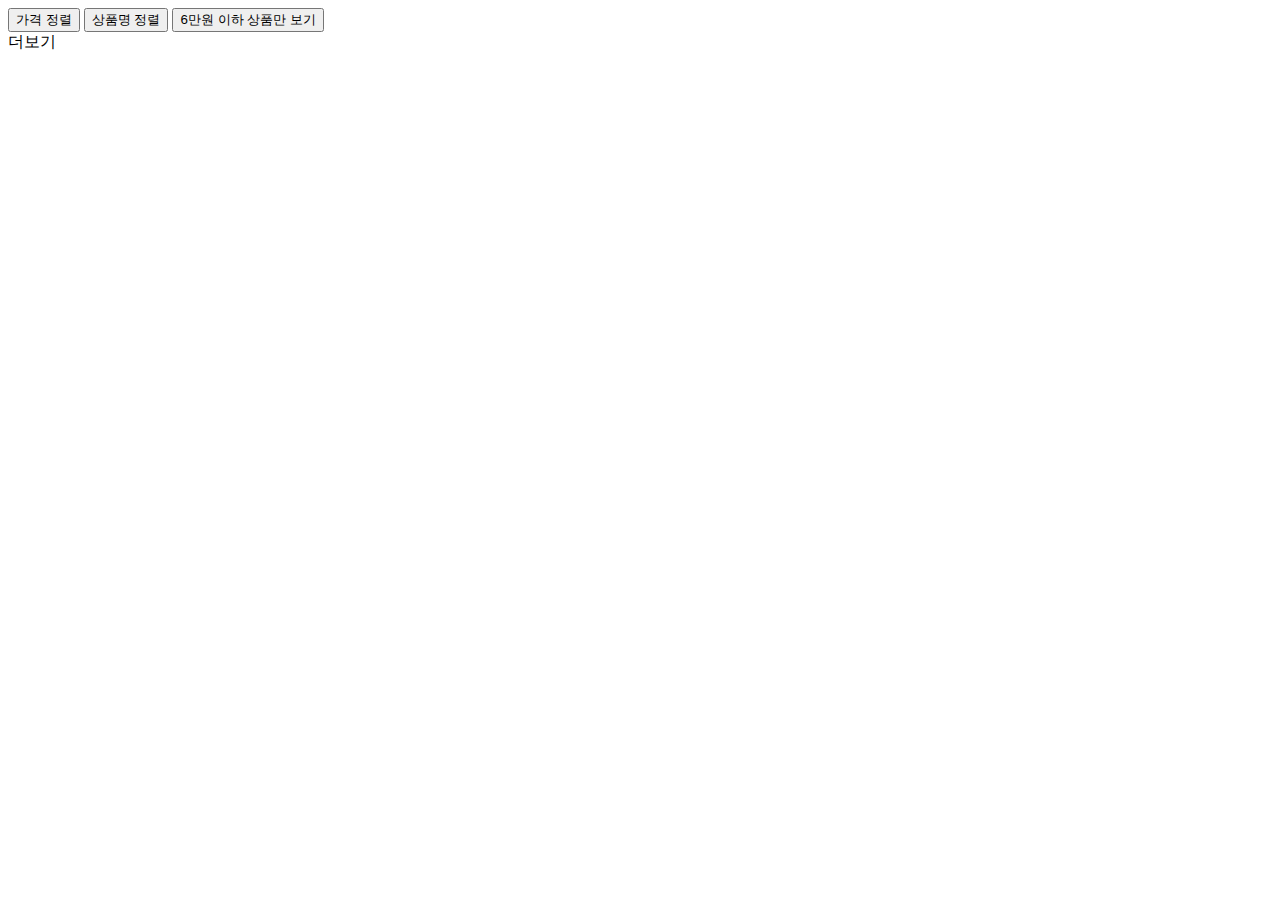
<file: list.html>
<!doctype html>
<html lang="en">
  <head>
    <meta charset="utf-8">
    <meta name="viewport" content="width=device-width, initial-scale=1">
    <title>Bootstrap demo</title>
    <link href="https://cdn.jsdelivr.net/npm/bootstrap@5.3.2/dist/css/bootstrap.min.css" rel="stylesheet" integrity="sha384-T3c6CoIi6uLrA9TneNEoa7RxnatzjcDSCmG1MXxSR1GAsXEV/Dwwykc2MPK8M2HN" crossorigin="anonymous">
    <link rel="stylesheet" href="main.css">
    <script src="https://code.jquery.com/jquery-3.7.1.min.js" integrity="sha256-/JqT3SQfawRcv/BIHPThkBvs0OEvtFFmqPF/lYI/Cxo=" crossorigin="anonymous"></script>
  </head>
  <body>

    <!-- <div class="container">
      <div class="row">
    
          <div class="col-sm-4">
            <img src="https://via.placeholder.com/600" class="w-100">
            <h5>Card title</h5>
            <p>가격 : 70000</p>
          </div>

    
      </div>
    </div>  -->
    <div class="container">
      <button type="button" class="btn btn-secondary" id="가격정렬">가격 정렬</button>
      <button type="button" class="btn btn-secondary" id="상품명정렬">상품명 정렬</button>
      <button type="button" class="btn btn-secondary" id="6만원이하">6만원 이하 상품만 보기</button>
    </div>
      <div class="container">
        <div class="row" id="card">
          
        </div>
      </div>
      <div class="container">
        <div class="btn btn-danger" id="더보기btn">더보기</div>
      </div>
    




 <script src="card.js"></script>


























    <script src="https://cdn.jsdelivr.net/npm/bootstrap@5.3.2/dist/js/bootstrap.bundle.min.js" integrity="sha384-C6RzsynM9kWDrMNeT87bh95OGNyZPhcTNXj1NW7RuBCsyN/o0jlpcV8Qyq46cDfL" crossorigin="anonymous"></script></body>
</html>
</file>
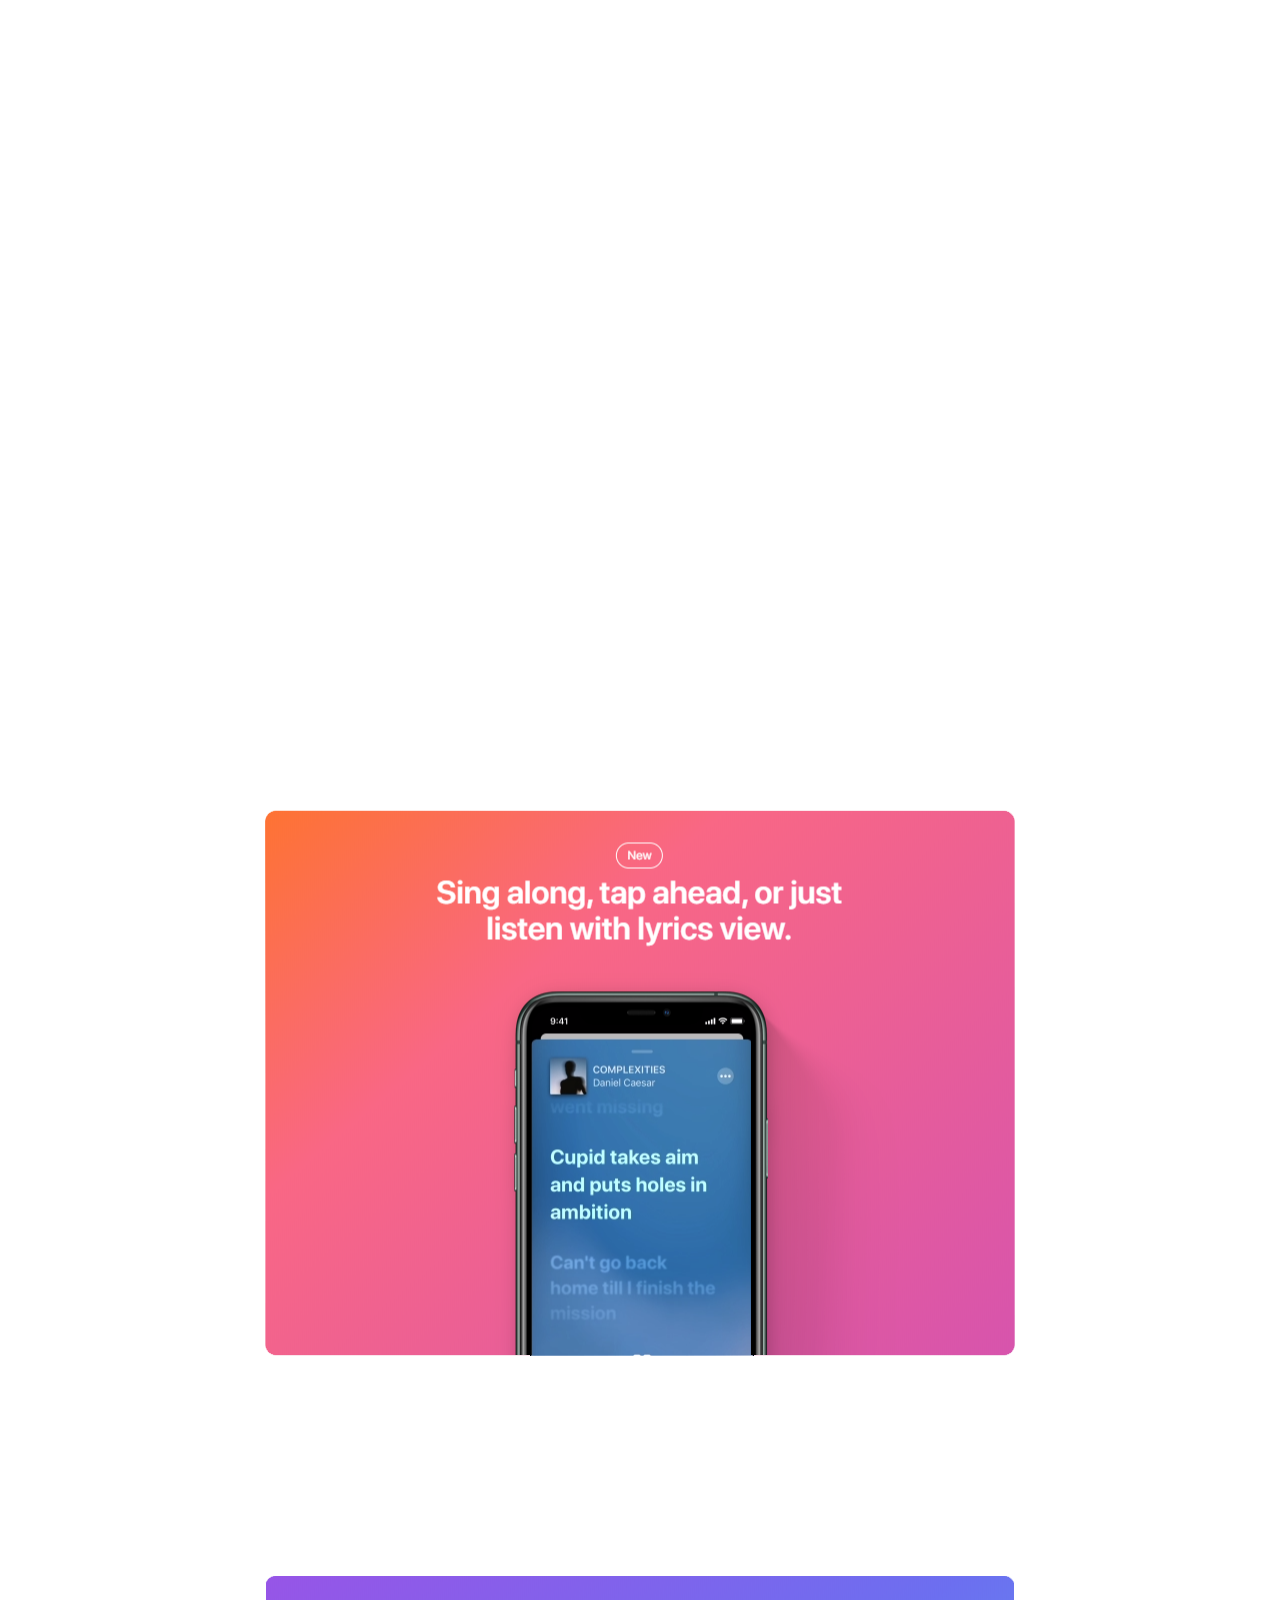
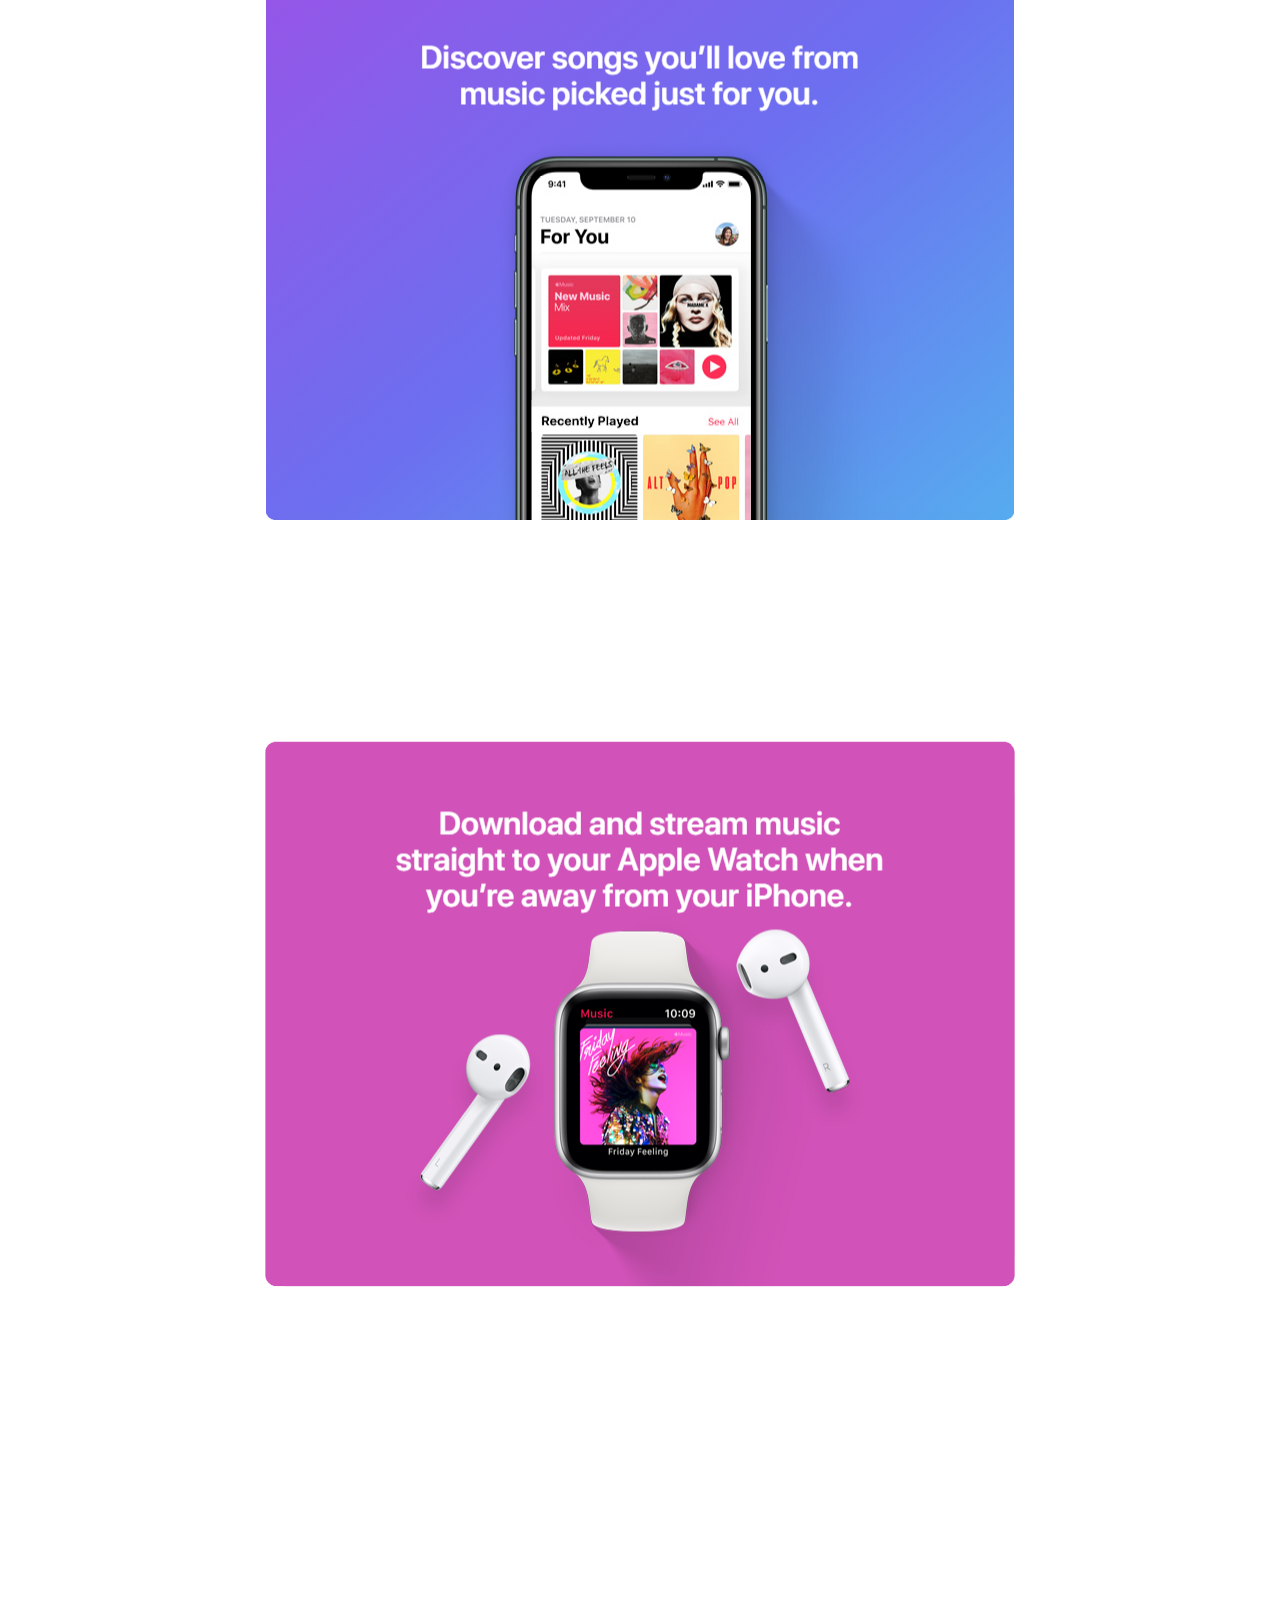
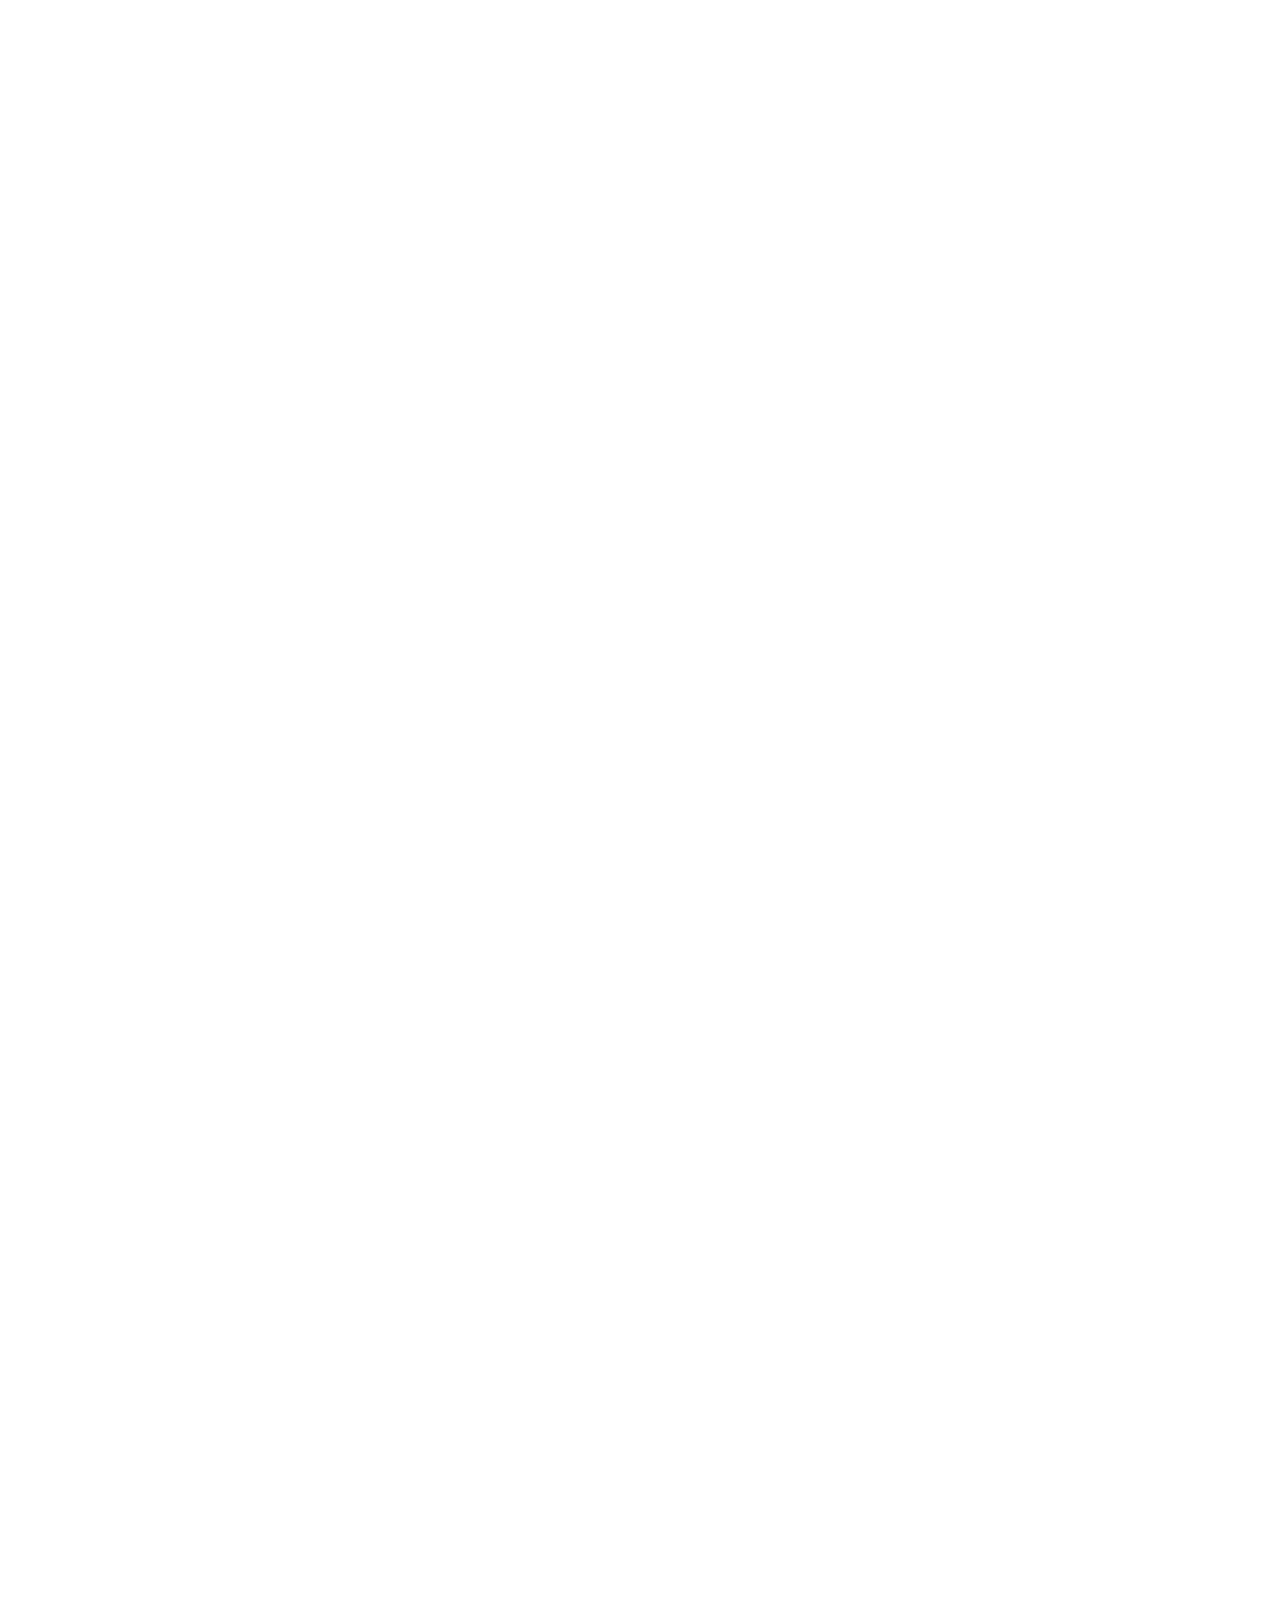
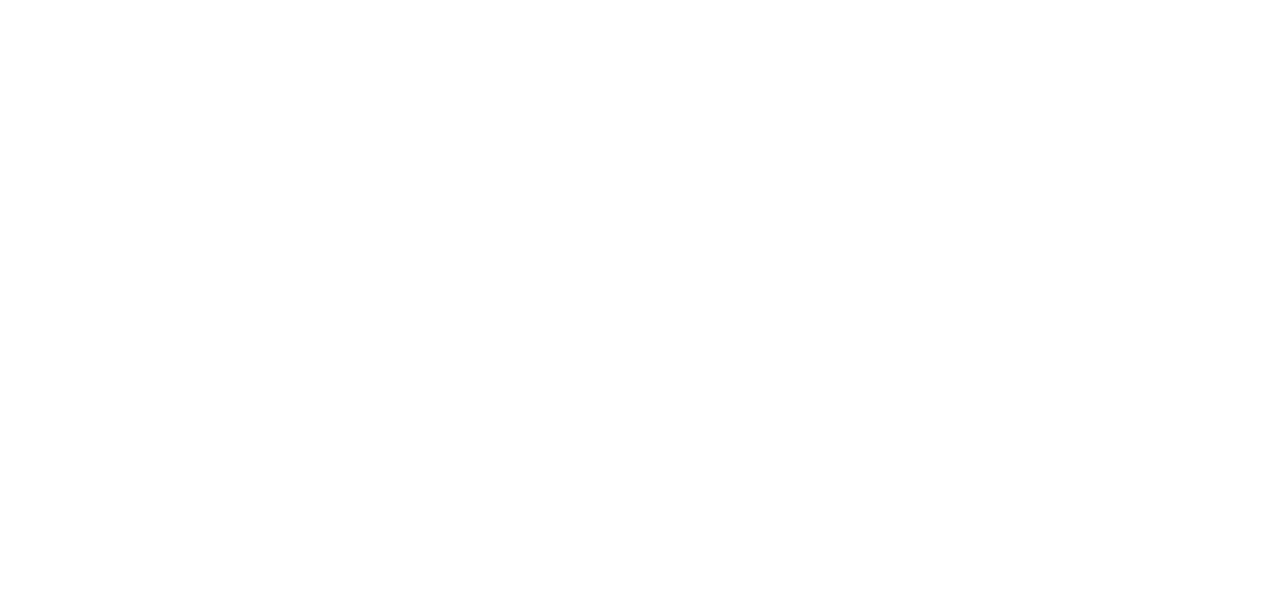
<file: js강의/cardmoving.html>
<!DOCTYPE html>
<html lang="en">
<head>
    <meta charset="UTF-8">
    <meta name="viewport" content="width=device-width, initial-scale=1.0">
    <title>Document</title>
    <link rel="stylesheet" href="main.css">
    <script src="https://code.jquery.com/jquery-3.7.1.min.js" integrity="sha256-/JqT3SQfawRcv/BIHPThkBvs0OEvtFFmqPF/lYI/Cxo=" crossorigin="anonymous"></script>
</head>
<body>
    <div class="card_background">

        <div class="card-background" style="transition : all 0.2s">
            <div class="card_box">
              <img id = "card_1" src="card1.png">
            </div>
            <div class="card_box">
              <img src="card2.png">
            </div>
            <div class="card_box">
              <img src="card3.png">
            </div>
          </div>

    </div>
    <script>

        $(window).scroll(function(){
            var 높이 = $(window).scrollTop();
            console.log(높이)
            var y = (-1/500) * 높이 + 115/50;
            $('.card_box').eq(0).css('opacity', y);
          
            var z = (-18/125) * 높이 + 865.6
            $('#card_1').eq(0).css('width', z);


        })

    </script>
</body>
</html>
</file>
<file: main.css>
.alert-box{
    background-color: skyblue;
    padding: 20px;
    color: white;
    border-radius: 5px;
    display: none;
}
.list-group{
    height: 0px;
    overflow: hidden;
    transition: 1s;
    
}

.show{
  height: 200px;
    display: block;
    overflow: hidden;
    transition: 1s;
}

.black-bg {
    width : 100%;
    height : 100%;
    position : fixed;
    background : rgba(0,0,0,0.5);
    z-index : 5;
    padding: 30px;
    visibility: hidden;
    opacity: 0;
    transition: 1s;
  }
  .white-bg {
    background: white;
    border-radius: 5px;
    padding: 30px;
  } 
  .black-bg-block{
    display: block;
  }
  .main-bg{
    padding: 100px 20px;
    background: lightgray;
  }
  .login{
    background: red;
    color: white;
    border-radius: 5px;
    border: none;
  }
.badge{
  color: white;
  background-color: black;
}

.slide-container{
  width: 300vw;
  transition: all 1s;
  transform: translateX(0vw);
}

.slide-box{
  width: 100vw;
  float: left;
}

.slide-box img{
  width: 100%;
}

.navbar{
  position: fixed;
  width: 100%;
  z-index: 5;
}

.navbar-brand{
  font-size: 3opx;
  transition: all 1s;
}

  ul.list {
    list-style-type: none;
    margin: 0;
    padding: 0;
    border-bottom: 1px solid #ccc;
  }
  ul.list::after {
    content: '';
    display: block;
    clear: both;
  }
  .tab-button {
    display: block;
    padding: 10px 20px 10px 20px;
    float: left;
    margin-right: -1px;
    margin-bottom: -1px;
    color: grey;
    text-decoration: none;
    cursor: pointer;
  }
  .orange {
    border-top: 2px solid orange;
    border-right: 1px solid #ccc;
    border-bottom: 1px solid white;
    border-left: 1px solid #ccc;
    color: black;
    margin-top: -2px;
  }
  .tab-content {
    display: none;
    padding: 10px;
  }
  .show {
    display: block;
  }

  .shirts-size{
    display: none;
  }

  .display_none{
    display: none;
  }
  
  .수평정렬 {
    display: inline-block;
  }

  .card_background {
    height: 3000px;
    margin-top: 800px;
    margin-bottom: 1600px;
  }
  
  .card_box img {
    display: block;
    margin: auto;
    max-width: 80%;
  }
  .card_box {
    position: sticky;
    top: 400px;
    margin-top: 200px;
  }
</file>
<file: js 프로젝트/main.css>
.input-group{

    margin-top: 10px;
    margin-left: 20px;
    
}

.card{
    margin: 20px;
}

.box{
    width: 80%;
    background-color: gray;
    display: flex;
    flex-direction: row;
    justify-content: center;
    height: 800px;
}

.card-box{
    width: 100%; 
    display: flex;
    flex-direction: row;
    justify-content: start;
}

.jang-box-box{
    display: flex;
    flex-direction: row;
    justify-content: center;
}

.jang-box{
    width: 90%;
    height: 700px;
    background-color: black;
    margin: auto;
    margin-top: 0px;
    float: none;
}

.btn{
    width: 60px;

}

.jangba-box{
    width: 20%;
}
.jangbaguni{    
    display: flex;
    flex-direction: row;
    justify-content: start;
}
</file>
<file: js강의/main.css>
.alert-box{
    background-color: skyblue;
    padding: 20px;
    color: white;
    border-radius: 5px;
    display: none;
}
.list-group{
    height: 0px;
    overflow: hidden;
    transition: 1s;
    
}

.show{
  height: 200px;
    display: block;
    overflow: hidden;
    transition: 1s;
}

.black-bg {
    width : 100%;
    height : 100%;
    position : fixed;
    background : rgba(0,0,0,0.5);
    z-index : 5;
    padding: 30px;
    visibility: hidden;
    opacity: 0;
    transition: 1s;
  }
  .white-bg {
    background: white;
    border-radius: 5px;
    padding: 30px;
  } 
  .black-bg-block{
    display: block;
  }
  .main-bg{
    padding: 100px 20px;
    background: lightgray;
  }
  .login{
    background: red;
    color: white;
    border-radius: 5px;
    border: none;
  }
.badge{
  color: white;
  background-color: black;
}

.slide-container{
  width: 300vw;
  transform: translateX(0vw);
  transition: 0.1s;
}

.slide-box{
  width: 100vw;
  float: left;
  transition: 0.5s;
}

.slide-box img{
  width: 100%;
}

.navbar{
  position: fixed;
  width: 100%;
  z-index: 5;
}

.navbar-brand{
  font-size: 3opx;
  transition: all 1s;
}

  ul.list {
    list-style-type: none;
    margin: 0;
    padding: 0;
    border-bottom: 1px solid #ccc;
  }
  ul.list::after {
    content: '';
    display: block;
    clear: both;
  }
  .tab-button {
    display: block;
    padding: 10px 20px 10px 20px;
    float: left;
    margin-right: -1px;
    margin-bottom: -1px;
    color: grey;
    text-decoration: none;
    cursor: pointer;
  }
  .orange {
    border-top: 2px solid orange;
    border-right: 1px solid #ccc;
    border-bottom: 1px solid white;
    border-left: 1px solid #ccc;
    color: black;
    margin-top: -2px;
  }
  .tab-content {
    display: none;
    padding: 10px;
  }
  .show {
    display: block;
  }

  .shirts-size{
    display: none;
  }

  .display_none{
    display: none;
  }
  
  .수평정렬 {
    display: inline-block;
  }

  .card_background {
    height: 3000px;
    margin-top: 800px;
    margin-bottom: 1600px;
  }
  
  .card_box img {
    display: block;
    margin: auto;
    max-width: 80%;
  }
  .card_box {
    position: sticky;
    top: 400px;
    margin-top: 200px;
  }
</file>
